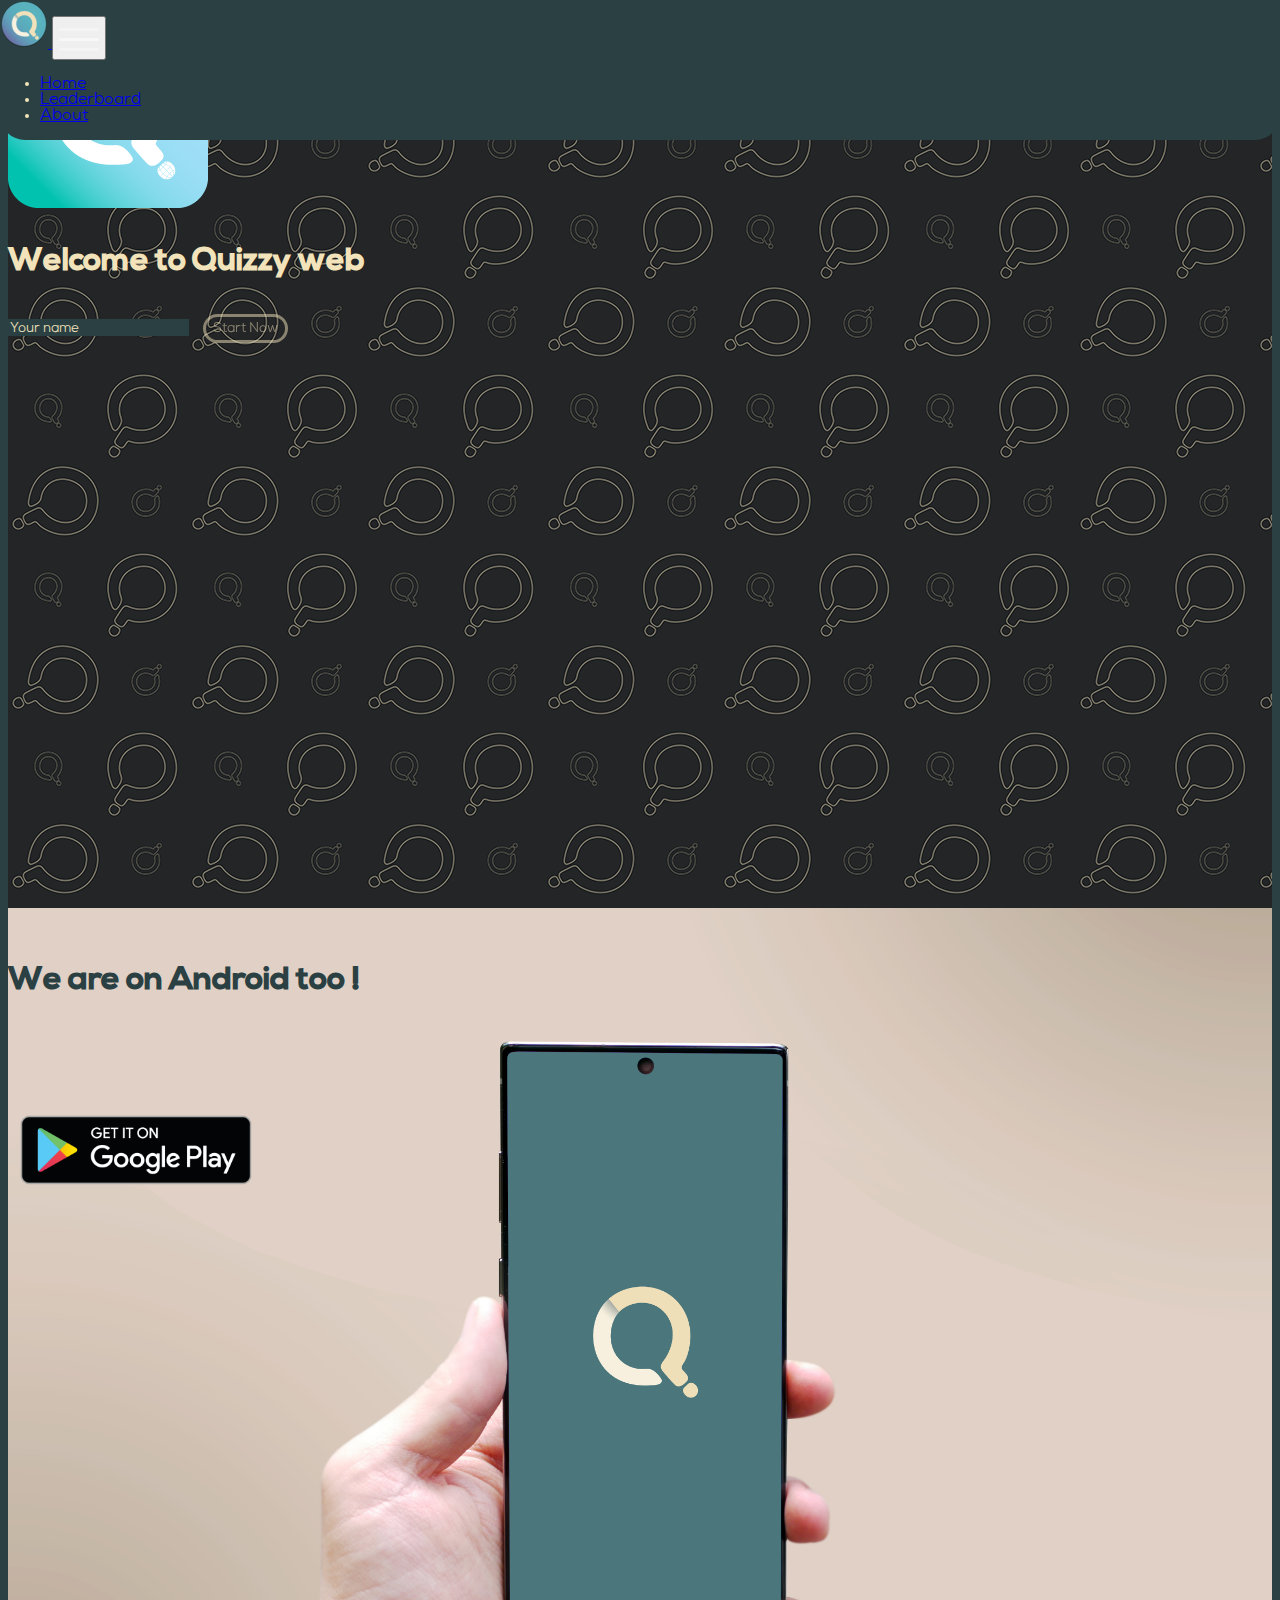
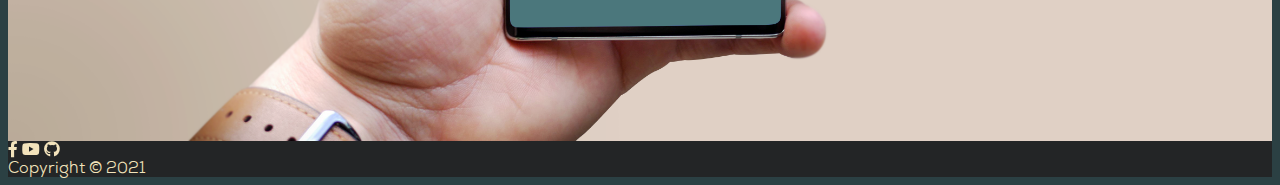
<file: index.html>
<!doctype html>
<html lang="en-us">
    <head>
    <meta charset="UTF-8">
    <meta http-equiv="X-UA-Compatible" content="IE=Edge">

    <link rel="icon" href="res/images/ic_launcher_round.png"/>
    <title>Quizzy Web</title>

    <meta name="viewport" content="width=device-width, initial-scale=1, shrink-to-fit=no">
    <link rel="stylesheet" href="https://cdn.jsdelivr.net/npm/bootstrap@4.6.0/dist/css/bootstrap.min.css" integrity="sha384-B0vP5xmATw1+K9KRQjQERJvTumQW0nPEzvF6L/Z6nronJ3oUOFUFpCjEUQouq2+l" crossorigin="anonymous">
    <link rel="stylesheet" href="res/fontawesome/css/all.css">
    <link rel="stylesheet" href="css/style.css">
    <link rel="stylesheet" href="css/index.css">
    </head>

    <body>
        <nav class="navbar navbar-expand-lg navbar-dark">
            <a class="navbar-brand" href="#">
                <img src="res/images/ic_launcher_round.png">
            </a>

            <button class="navbar-toggler" type="button" data-toggle="collapse" data-target="#navbarNav" aria-controls="navbarNav" aria-expanded="false" aria-label="Toggle navigation">
              <div id="nav-icon3">
                <span></span>
                <span></span>
                <span></span>
                <span></span>
              </div>
            </button>

            <div class="collapse navbar-collapse justify-content-end" id="navbarNav">
              <ul class="navbar-nav">
                <li class="nav-item active">
                  <a class="nav-link" href="#">Home <span class="sr-only">(current)</span></a>
                </li>
                <li class="nav-item">
                  <a class="nav-link" href="leaderboard.html">Leaderboard</a>
                </li>
                <li class="nav-item">
                  <a class="nav-link" href="about.html">About</a>
                </li>
              </ul>
            </div>
          </nav>

        <div class="jumbotron-fluid d-flex flex-column align-items-center justify-content-center" id="landing_jumbo">
            <img src="res/images/quizzy_web_logo.png">
            <!--<h1 class="">Quizzy Web is coming</h1>-->
            <div>          
                <h1 class="text-center">Welcome to Quizzy web</h1>
            </div>

            <div class="d-flex flex-column align-items-center justify-content-center">          
              <input type="text" class="form-control" placeholder="Your name" id="username">
              <button type="button" class="button_1 disabled"  id="btn-start">Start Now</button>
            </div>
        </div>

        <div class="container-fluid d-flex flex-column align-items-center  justify-content-between" id="mobile_ad">
          <h1 class = "text-center">We are on Android too !</h1>

          <a href="https://studenthcmusedu-my.sharepoint.com/:u:/g/personal/1959024_student_hcmus_edu_vn/EeSN2s93oBhDpIQkTM4csoYBC3P8pHR0zHc1Tgn9DPDppA?e=snLmMQ" target="_blank"><img src="res/images/google_play.png"></a>
        </div>

        <footer class="text-center text-white">
          <div class="container-fluid">
            <!-- Section: Social media -->
            <section class="mb-4">
              <!-- Facebook -->
              <a class="btn btn-outline-light btn-floating m-1" href="https://www.facebook.com/HCMUSITEC2015/" target="_blank" role="button"
                ><i class="fab fa-facebook-f"></i
              ></a>
        
              <!-- Youtube -->
              <a class="btn btn-outline-light btn-floating m-1" href="https://youtu.be/Kx1Qv79prYs" target="_blank" role="button"
                ><i class="fab fa-youtube"></i
              ></a>
        
              <!-- Github -->
              <a class="btn btn-outline-light btn-floating m-1" href="https://github.com/nguyencaonhan271201/quizzy-web" target="_blank" role="button"
                ><i class="fab fa-github"></i
              ></a>
            </section>
            <!-- Section: Social media -->
          </div>

          <div class="text-center">
            <a>Copyright © 2021</a>
          </div>
          
        </footer>

        <script src="https://code.jquery.com/jquery-3.5.1.slim.min.js" integrity="sha384-DfXdz2htPH0lsSSs5nCTpuj/zy4C+OGpamoFVy38MVBnE+IbbVYUew+OrCXaRkfj" crossorigin="anonymous"></script>
        <script src="https://cdn.jsdelivr.net/npm/bootstrap@4.6.0/dist/js/bootstrap.bundle.min.js" integrity="sha384-Piv4xVNRyMGpqkS2by6br4gNJ7DXjqk09RmUpJ8jgGtD7zP9yug3goQfGII0yAns" crossorigin="anonymous"></script>
        <script type="text/javascript" src="js/index.js"></script>    
        <script type="text/javascript" src="js/main.js"></script>    
    </body>
</html>
</file>
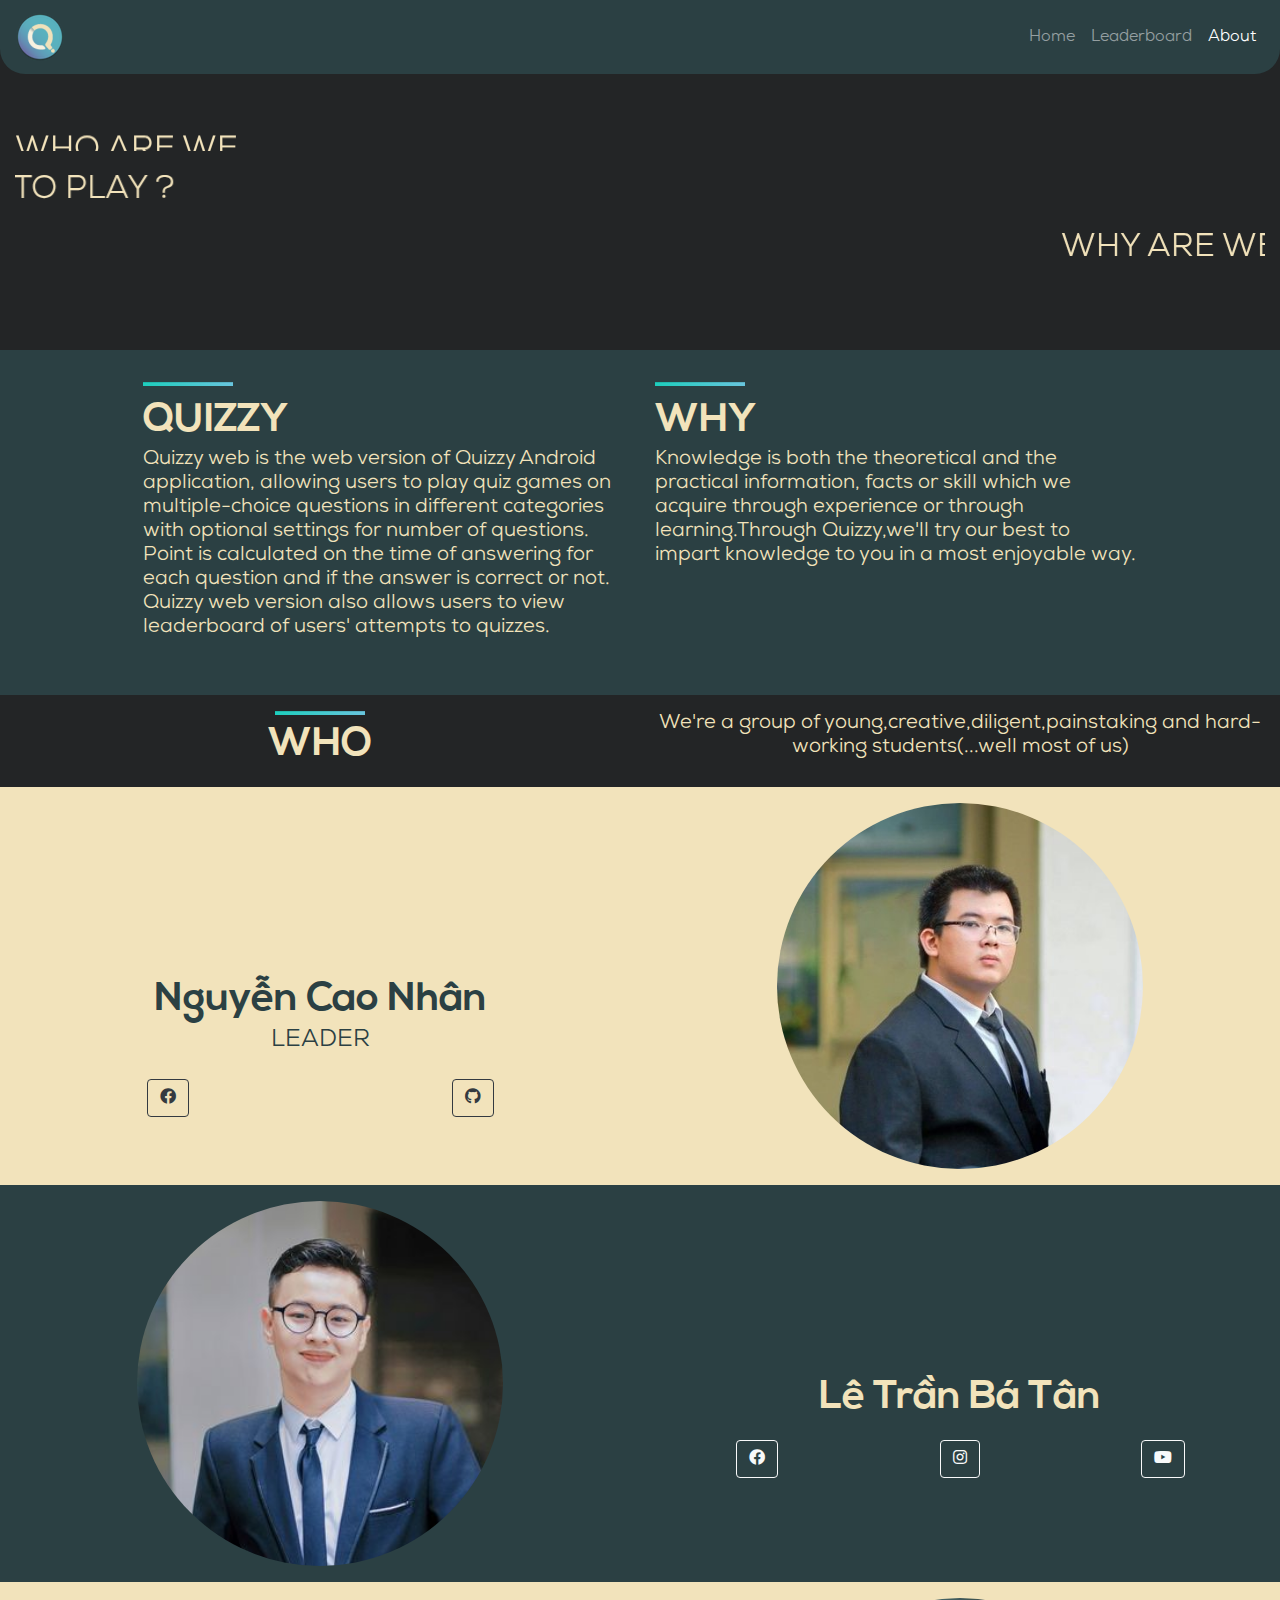
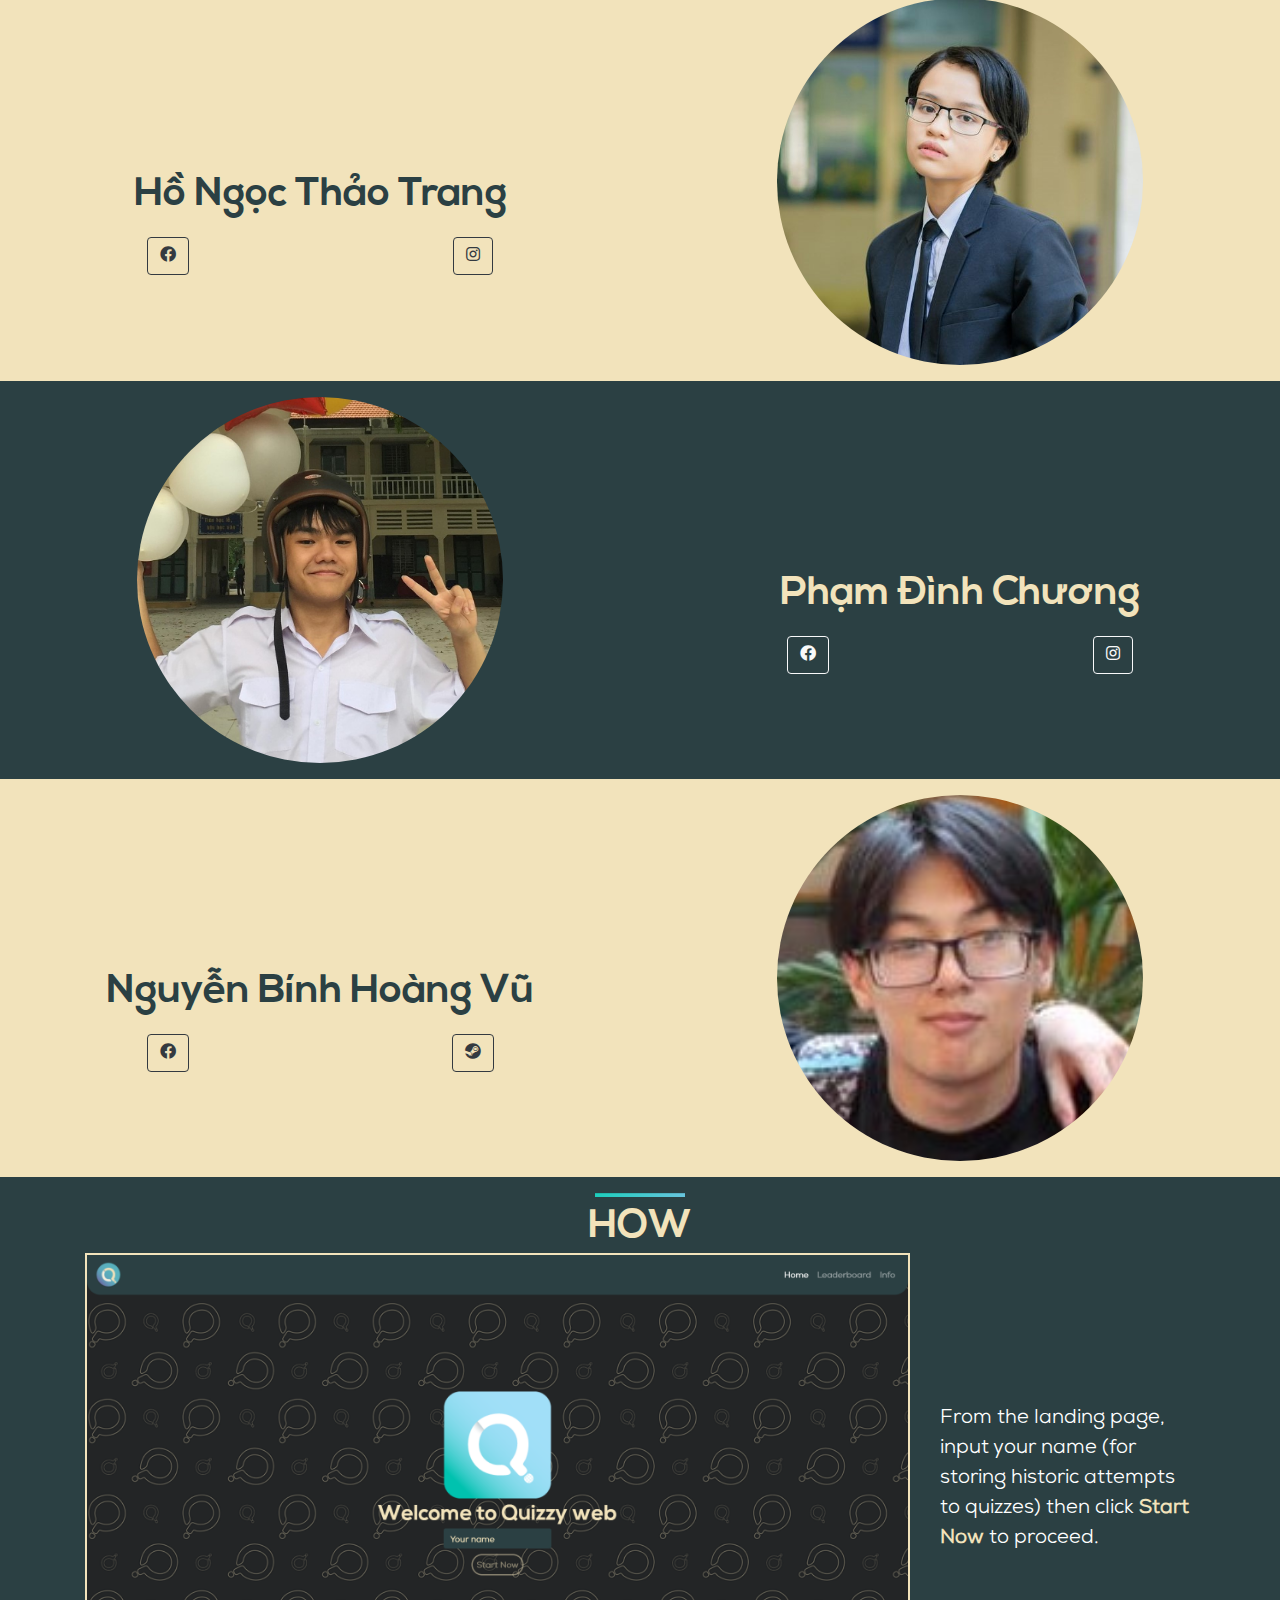
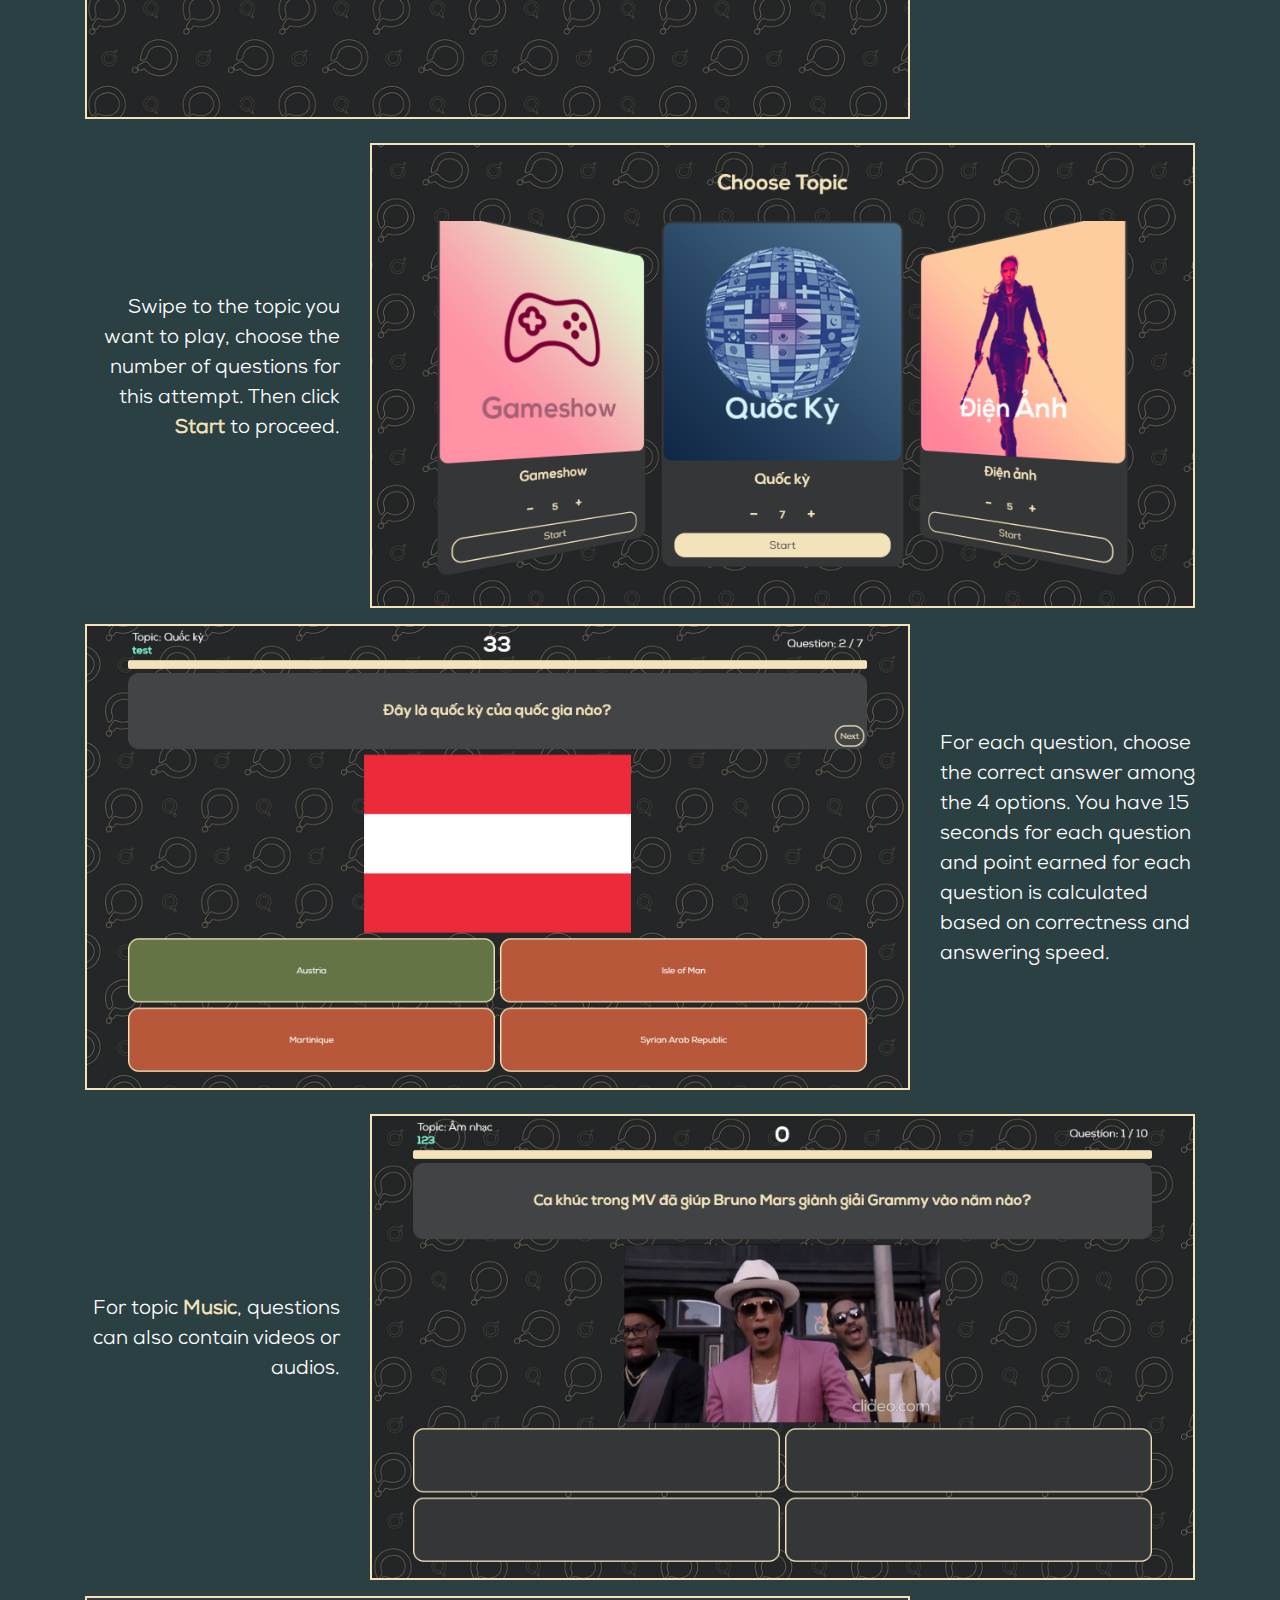
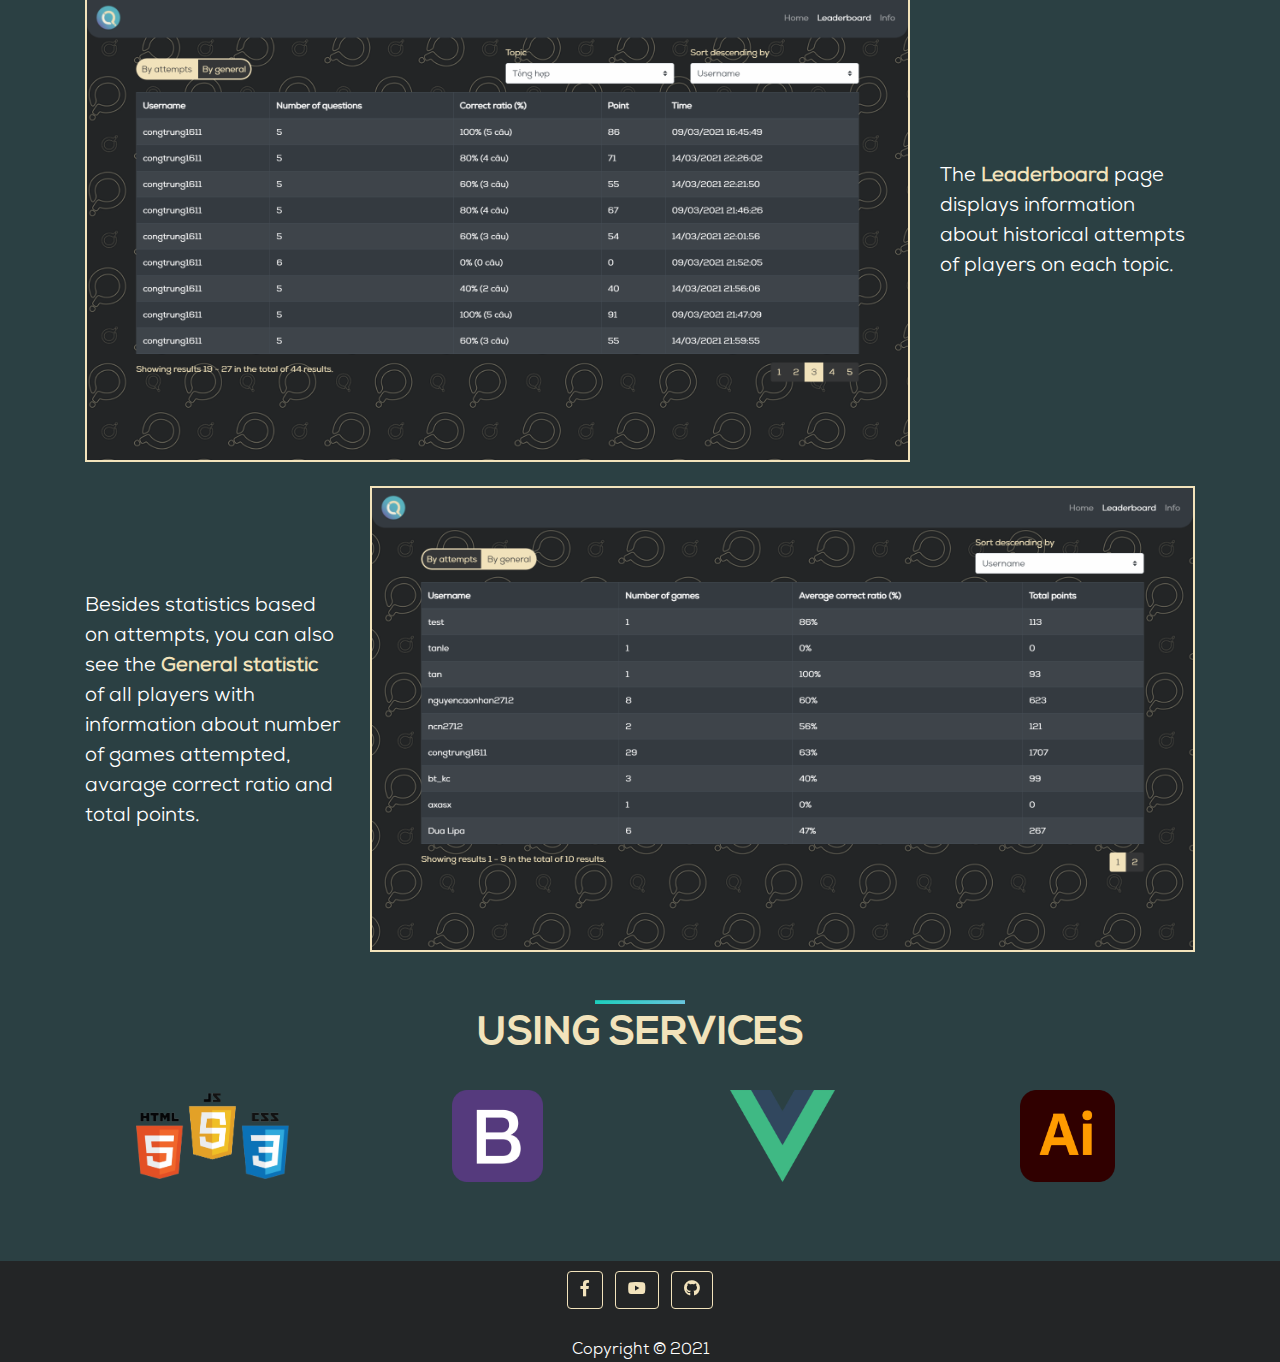
<file: about.html>
<!doctype html>
<html lang="en">
  <head></head>
    <!-- Required meta tags -->
    <meta charset="utf-8">
    <meta name="viewport" content="width=device-width, initial-scale=1, shrink-to-fit=no">

    <link rel="icon" href="res/images/ic_launcher_round.png"/>
    <title>Quizzy Web - About</title>

    <!-- Bootstrap CSS -->
    <link rel="stylesheet" href="https://stackpath.bootstrapcdn.com/bootstrap/4.3.1/css/bootstrap.min.css" integrity="sha384-ggOyR0iXCbMQv3Xipma34MD+dH/1fQ784/j6cY/iJTQUOhcWr7x9JvoRxT2MZw1T" crossorigin="anonymous">
    <link rel="stylesheet" href="https://stackpath.bootstrapcdn.com/font-awesome/4.7.0/css/font-awesome.min.css" integrity="sha384-wvfXpqpZZVQGK6TAh5PVlGOfQNHSoD2xbE+QkPxCAFlNEevoEH3Sl0sibVcOQVnN" crossorigin="anonymous">
    <link rel="stylesheet" href="res/fontawesome/css/all.css">
    <link rel="stylesheet" href="css/style.css">
    <link rel="stylesheet" href="css/index.css">
    <link rel="stylesheet" href="css/about.css">
    <link href="https://fonts.googleapis.com/css2?family=Bebas+Neue&family=Nunito:wght@300&display=swap" rel="stylesheet">
  </head>
  <body>
    <nav class="navbar navbar-expand-lg navbar-dark">
        <a class="navbar-brand" href="index.html">
            <img src="res/images/ic_launcher_round.png">
        </a>

        <button class="navbar-toggler" type="button" data-toggle="collapse" data-target="#navbarNav" aria-controls="navbarNav" aria-expanded="false" aria-label="Toggle navigation">
          <div id="nav-icon3">
            <span></span>
            <span></span>
            <span></span>
            <span></span>
          </div>
        </button>

        <div class="collapse navbar-collapse justify-content-end" id="navbarNav">
          <ul class="navbar-nav">
            <li class="nav-item">
              <a class="nav-link" href="index.html">Home</a>
            </li>
            <li class="nav-item">
              <a class="nav-link" href="leaderboard.html">Leaderboard</a>
            </li>
            <li class="nav-item active">
              <a class="nav-link" href="#">About <span class="sr-only">(current)</span></a>
            </li>
          </ul>
        </div>
    </nav>

    <div class=" banner jumbotron-fluid jumbotron">
      <div class="container-fluid">
        <h2><marquee behavior="scroll" direction="up" scrollamount="2">WHO ARE WE</marquee></h2>
        <h2><marquee behavior="scroll" direction="right" scrollamount="14">HOW TO PLAY ?</marquee></h2>
        <h2><marquee behavior="scroll" direction="left" scrollamount="20">WHY ARE WE DOING THIS ?</marquee></h2>
     </div>
    </div>
    <div class="why mt-3 mb-5">
      <div class="container">
       <div class="row mt-3 mb-3">
        <div class="col-md-6" tyle="color:#1ccebc;">
          <div class="headline mb-2">
            <hr>
            <h1>QUIZZY</h1>
          </div>
            <h5>Quizzy web is the web version of Quizzy Android application, allowing users to play quiz games on multiple-choice questions in different categories with optional settings for number of questions.
            Point is calculated on the time of answering for each question and if the answer is correct or not.
            Quizzy web version also allows users to view leaderboard of users' attempts to quizzes.</h5>
        </div>
        <div class="col-md-6">
          <div class="headline mb-2">
            <hr>
            <h1>WHY</h1>
          </div>
          <h5>Knowledge is both the theoretical and the practical information, facts or skill which we acquire through experience or through learning.Through Quizzy,we'll try our best to impart knowledge to you in a most enjoyable way.</h5>
        </div>
       </div>
     </div>
    </div>
    <div class="who mt-3 mb-3">
      <div class="container-fluid">
        <div class="row text-center" style="background:#232526; color:#F2E3BB;">
          <div class="col-md-6 mt-3 mb-3">
            <hr style="margin:auto">
            <h1>WHO</h1>
          </div>
          <div class="col-md-6 mt-3 mb-3">
            <h5>We're a group of young,creative,diligent,painstaking and hard-working students(...well most of us)</h5>
          </div>
        </div>
      <div class="who1 row">
          <div class="col-md-6">
            <h1 class="name" >Nguyễn Cao Nhân</h1>
            <h4>LEADER</h4>
            <div class="row m-auto">
              <div class="col-6 mt-3 mb-3">
                <a class="btn btn-outline-dark btn-floating mb-5" href="https://www.facebook.com/nguyencaonhan2712" target="_blank" role="button"
                 ><i class="fab fa-facebook" aria-hidden="true"></i></a>
              </div>
              <div class="col-6 mt-3 mb-3">
                <a class="btn btn-outline-dark btn-floating mb-5" href="https://github.com/nguyencaonhan271201" target="_blank" role="button"
                 ><i class="fab fa-github" aria-hidden="true"></i></a>
              </div>
            </div>
          </div>
          <div class="col-md-6 mt-3 mb-3">
            <img class="rounded-circle img-fluid" src="res/images/caonhan.jpg">
          </div>
      </div>
        <div class="who2 row  ">
          <div class="col-md-6 mt-3 mb-3">
            <img src="res/images/batan.jpg" class="rounded-circle img-fluid">
          </div>
          <div class="col-md-6">
            <h1 class="name">Lê Trần Bá Tân</h1>
            <div class="row m-auto">
              <div class="col-4 mt-3 mb-3">
                <a class="btn btn-outline-light btn-floating mb-5" href="https://www.facebook.com/taniuhangrong" target="_blank" role="button"
                 ><i class="fab fa-facebook" aria-hidden="true"></i></a>
              </div>
              <div class="col-4 mt-3 mb-3">
                <a class="btn btn-outline-light btn-floating mb-5" href="https://www.instagram.com/bt_kc/" target="_blank" role="button"
                 ><i class="fab fa-instagram" aria-hidden="true"></i></a>
              </div>
              <div class="col-4 mt-3 mb-3">
                <a class="btn btn-outline-light btn-floating mb-5" href="https://youtu.be/61amWGUL3vs?t=2" target="_blank" role="button"
                 ><i class="fab fa-youtube" aria-hidden="true"></i></a>
              </div>
            </div>
          </div>
        </div>
        <div class="who1 row">
          <div class="col-md-6">
            <h1 class="name">Hồ Ngọc Thảo Trang</h1>
            <div class="row m-auto">
              <div class="col-6 mt-3 mb-3">
                <a class="btn btn-outline-dark btn-floating mb-5" href="https://www.facebook.com/hng.ttrang" target="_blank" role="button"
                 ><i class="fab fa-facebook" aria-hidden="true"></i></a>
              </div>
              <div class="col-6 mt-3 mb-3">
                <a class="btn btn-outline-dark btn-floating mb-5" href="https://youtu.be/nhu3YzIj014?t=3" target="_blank" role="button"
                 ><i class="fab fa-instagram" aria-hidden="true"></i></a>
              </div>
            </div>
          </div>
          <div class="col-md-6 mt-3 mb-3">
            <img src="res/images/hotrang.jpg" class="rounded-circle img-fluid">
          </div>
        </div>
        <div class="who2 row">
          <div class="col-md-6 mt-3 mb-3">
            <img src="res/images/chuong.jpg" class="rounded-circle img-fluid">
          </div>
          <div class="col-md-6">
            <h1 class="name">Phạm Đình Chương</h1>
            <div class="row m-auto">
              <div class="col-6 mt-3 mb-3">
                <a class="btn btn-outline-light btn-floating mb-5" href="https://www.facebook.com/rapxiectrunguong" target="_blank" role="button"
                 ><i class="fab fa-facebook" aria-hidden="true"></i></a>
              </div>
              <div class="col-6 mt-3 mb-3">
                <a class="btn btn-outline-light btn-floating mb-5" href="https://youtu.be/9mkvGCy-6ac" target="_blank" role="button"
                 ><i class="fab fa-instagram" aria-hidden="true"></i></a>
              </div>
            </div>
          </div>
        </div>
        <div class="who1 row ">
          <div class="col-md-6">
            <h1 class="name">Nguyễn Bính Hoàng Vũ</h1>
            <div class="row m-auto">
              <div class="col-6 mt-3 mb-3">
                <a class="btn btn-outline-dark btn-floating mb-5" href="https://www.facebook.com/hoangvunguyenbinh" target="_blank" role="button"
                 ><i class="fab fa-facebook" aria-hidden="true"></i></a>
              </div>
              <div class="col-6 mt-3 mb-3">
                <a class="btn btn-outline-dark btn-floating mb-5" href="https://steamcommunity.com/profiles/76561198122338022/" target="_blank" role="button"
                 ><i class="fab fa-steam" aria-hidden="true"></i></a>
              </div>
            </div>
          </div>
          <div class="col-md-6 mt-3 mb-3">
            <img src="res/images/vubinh.jpg" class="rounded-circle img-fluid" alt="">
          </div>
        </div>
      </div>
    </div>
    <div class="how mt-3 mb-5">
      <div class="container">
        <div class="headline text-center">
          <hr style="margin:auto">
          <h1>HOW</h1>
        </div>
        <div class="instruct row mb-3">
            <div class="col-lg-9 col-md-9 col-sm-12 d-flex align-items-center">
                <img class="logo" src="res/images/instruct1.png">
            </div>
            <div class="info col-lg-3 col-md-3 col-sm-12 d-flex align-items-center">
                <div>
                    <p>From the landing page, input your name (for storing historic attempts to quizzes) then 
                       click <b class="colored-text">Start Now</b> to proceed.</p>
                </div>
            </div>
        </div>
        <div class="instruct row mb-3 mt-4">
            <div class="info col-lg-3 col-md-3 col-sm-12 d-flex align-items-center">
                <div>
                    <p class="text-right">Swipe to the topic you want to play, choose the number of questions for this attempt.
                        Then click <b class="colored-text">Start</b> to proceed.</p>
                </div>
            </div>
            <div class="col-lg-9 col-md-9 col-sm-12 d-flex align-items-center">
                <img class="logo" src="res/images/instruct2.png">
            </div>
        </div>
        <div class="instruct row mb-3">
            <div class="col-lg-9 col-md-9 col-sm-12 d-flex align-items-center">
                <img class="logo" src="res/images/instruct3.png">
            </div>
            <div class="info col-lg-3 col-md-3 col-sm-12 d-flex align-items-center">
                <div>
                    <p>For each question, choose the correct answer among the 4 options. You have 15 seconds 
                        for each question and point earned for each question is calculated based on correctness and answering speed.
                </div>
            </div>
        </div>
        <div class="instruct row mb-3 mt-4">
            <div class="info col-lg-3 col-md-3 col-sm-12 d-flex align-items-center">
                <div>
                    <p class="text-right">For topic <b class="colored-text">Music</b>, questions can also
                    contain videos or audios.</p>
                </div>
            </div>
            <div class="col-lg-9 col-md-9 col-sm-12 d-flex align-items-center">
                <img class="logo" src="res/images/instruct4.png">
            </div>
        </div>
        <div class="instruct row mb-3">
            <div class="col-lg-9 col-md-9 col-sm-12 d-flex align-items-center">
                <img class="logo" src="res/images/instruct5.png">
            </div>
            <div class="info col-lg-3 col-md-3 col-sm-12 d-flex align-items-center">
                <div>
                    <p>The <b class="colored-text">Leaderboard</b> page displays information about
                    historical attempts of players on each topic.</p>
                </div>
            </div>
        </div>
        <div class="instruct row mb-3 mt-4">
            <div class="info col-lg-3 col-md-3 col-sm-12 d-flex align-items-center">
                <div>
                    <p>Besides statistics based on attempts, you can also see the <b class="colored-text">General statistic</b>
                    of all players with information about number of games attempted, avarage correct ratio and total points.</p>
                </div>
            </div>
            <div class="col-lg-9 col-md-9 col-sm-12 d-flex align-items-center">
                <img class="logo" src="res/images/instruct6.png">
            </div>
        </div>
      </div>
    </div>

    <div class="technique mt-3 mb-5">
      <div class="container">
        <div class="headline text-center">
          <hr style="margin:auto">
          <h1>USING SERVICES</h1>
        </div>

        <div class="row">
          <div class="col-3 d-flex align-items-center justify-content-center ">
            <img src="res/images/html css js.png">
          </div>
          <div class="col-3 d-flex align-items-center justify-content-center ">
            <img src="res/images/bootstrap.png">
          </div>
          <div class="col-3 d-flex align-items-center justify-content-center ">
            <img src="res/images/vue.png">
          </div>
          <div class="col-3 d-flex align-items-center justify-content-center ">
            <img src="res/images/illustrator.png">
          </div>
        </div>

      </div>
    </div>

    <footer class="text-center text-white">
        <div class="container-fluid">
          <!-- Section: Social media -->
          <section class="mb-4">
            <!-- Facebook -->
            <a class="btn btn-outline-light btn-floating m-1" href="https://www.facebook.com/HCMUSITEC2015/" target="_blank" role="button"
              ><i class="fab fa-facebook-f"></i
            ></a>
      
            <!-- Youtube -->
            <a class="btn btn-outline-light btn-floating m-1" href="https://youtu.be/Kx1Qv79prYs" target="_blank" role="button"
              ><i class="fab fa-youtube"></i
            ></a>
      
            <!-- Github -->
            <a class="btn btn-outline-light btn-floating m-1" href="https://github.com/nguyencaonhan271201/quizzy-web" target="_blank" role="button"
              ><i class="fab fa-github"></i
            ></a>
          </section>
          <!-- Section: Social media -->
        </div>

        <div class="text-center">
          <a>Copyright © 2021</a>
        </div>
        
      </footer>

        <script src="https://code.jquery.com/jquery-3.4.1.slim.min.js" integrity="sha384-J6qa4849blE2+poT4WnyKhv5vZF5SrPo0iEjwBvKU7imGFAV0wwj1yYfoRSJoZ+n" crossorigin="anonymous"></script>
        <script src="https://cdn.jsdelivr.net/npm/popper.js@1.16.0/dist/umd/popper.min.js" integrity="sha384-Q6E9RHvbIyZFJoft+2mJbHaEWldlvI9IOYy5n3zV9zzTtmI3UksdQRVvoxMfooAo" crossorigin="anonymous"></script>
        <script src="https://stackpath.bootstrapcdn.com/bootstrap/4.4.1/js/bootstrap.min.js" integrity="sha384-wfSDF2E50Y2D1uUdj0O3uMBJnjuUD4Ih7YwaYd1iqfktj0Uod8GCExl3Og8ifwB6" crossorigin="anonymous"></script>
        <script type="text/javascript" src="js/main.js"></script>    
        <script type="text/javascript" src="js/about.js"></script>  
    </body>
</html>
</file>
<file: css/style.css>
html{    
  scroll-behavior: smooth;
}

body * {
    transition: all 0.5s ease;
}

body{
    background-color: #2B4043;
    color: #f2e3bb;
    animation: fadeInAnimation ease 1s;
    animation-iteration-count: 1; 
    animation-fill-mode: forwards; 
}

::-webkit-scrollbar {
    display: none;
}

@font-face {
    font-family: 'NexaBold';
    src: url('../res/font/nexa_bold.ttf');
}

@font-face {
    font-family: 'Nexa';
    src: url('../res/font/nexa_book.otf');
}

h1{
    font-family: NexaBold;
}

h2, h3, h4, h5, a, p, ::placeholder, button, label, select,table{
   font-family: Nexa;
}

@keyframes fadeInAnimation { 
    0% { 
        opacity: 0; 
    } 
    100% { 
        opacity: 1; 
     } 
} 

.navbar{
    position: fixed!important;
    top: 0;
    right: 0;
    left: 0;    
    background-color: #2B4043!important;
    border-bottom-left-radius: 25px!important;
    border-bottom-right-radius: 25px!important;
    transition: top 0.3s;
}

.navbar ul li a:hover{
    color: #f2e3bb!important;
    /* border: 2px solid #f2e3bb;
    border-radius: 15px;
    padding: 10px;
    width: fit-content; */
}

.navbar button{
    padding: 10px 5px 10px 5px;
}

.navbar button #nav-icon3{
    width: 40px;
    height: 20px;
    position: relative;
    -webkit-transform: rotate(0deg);
    -moz-transform: rotate(0deg);
    -o-transform: rotate(0deg);
    transform: rotate(0deg);
    -webkit-transition: .5s ease-in-out;
    -moz-transition: .5s ease-in-out;
    -o-transition: .5s ease-in-out;
    transition: .5s ease-in-out;
    cursor: pointer;
}

#nav-icon3 span{
    display: block;
    position: absolute;
    height: 3px;
    width: 100%;
    background: white;
    border-radius: 9px;

    opacity: 0.3;
    left: 0;
    
    -webkit-transform: rotate(0deg);
    -moz-transform: rotate(0deg);
    -o-transform: rotate(0deg);
    transform: rotate(0deg);
    -webkit-transition: .25s ease-in-out;
    -moz-transition: .25s ease-in-out;
    -o-transition: .25s ease-in-out;
    transition: .25s ease-in-out;
}

#nav-icon3 span:nth-child(1) {
    top: 0px;
  }
  
  #nav-icon3 span:nth-child(2),#nav-icon3 span:nth-child(3) {
    top: 10px;
  }
  
  #nav-icon3 span:nth-child(4) {
    top: 20px;
  }
  
  #nav-icon3.open span:nth-child(1) {
    top: 10px;
    width: 0%;
    left: 50%;
  }
  
  #nav-icon3.open span:nth-child(2) {
    -webkit-transform: rotate(45deg);
    -moz-transform: rotate(45deg);
    -o-transform: rotate(45deg);
    transform: rotate(45deg);
  }
  
  #nav-icon3.open span:nth-child(3) {
    -webkit-transform: rotate(-45deg);
    -moz-transform: rotate(-45deg);
    -o-transform: rotate(-45deg);
    transform: rotate(-45deg);
  }
  
  #nav-icon3.open span:nth-child(4) {
    top: 10px;
    width: 0%;
    left: 50%;
  }


.navbar button:hover{
    border: 2px solid !important;
}

.navbar button:hover span{
    opacity: 1!important;
    background: #f2e3bb!important;
}

#landing_jumbo, .main-div{
    height: 100vh;
    background-image: url("../res/images/landing_background.png");
    background-size: auto;
    background-repeat: repeat;
    background-position: 0 0;
    animation: landing_background_move 500s linear infinite;
}

@keyframes landing_background_move {
    from {
      background-position: 0 0;
    }
    to {
        background-position: -10000px -10000px;
    }
}
</file>
<file: css/index.css>
.form-control{
    background-color: #2B4043;
    border: none;
    color: #f2e3bb;
}

.form-control::placeholder{
    color: #f2e3bb;
}

input.form-control:focus::placeholder{
    color: #2B4043;
}

.button_1
{    
    border: 3px solid #f2e3bb;
    border-radius: 20px;
    padding: 5px 7px 5px 7px;
    background-color: transparent;
    color: #f2e3bb;
    margin: 10px;
}

.disabled{
    opacity: 0.5;
    cursor: not-allowed;
}

.shake{
    animation: shake 0.5s;
    animation-iteration-count: 1;
    border: 3px solid salmon;
}

.navbar-nav {
    font-family: 'Nexa';
}

@keyframes shake {
    0% { transform: translate(1px, 1px) rotate(0deg); }
    10% { transform: translate(-1px, -2px) rotate(-1deg); }
    20% { transform: translate(-3px, 0px) rotate(1deg); }
    30% { transform: translate(3px, 2px) rotate(0deg); }
    40% { transform: translate(1px, -1px) rotate(1deg); }
    50% { transform: translate(-1px, 2px) rotate(-1deg); }
    60% { transform: translate(-3px, 1px) rotate(0deg); }
    70% { transform: translate(3px, 1px) rotate(-1deg); }
    80% { transform: translate(-1px, -1px) rotate(1deg); }
    90% { transform: translate(1px, 2px) rotate(0deg); }
    100% { transform: translate(1px, -2px) rotate(-1deg); }
  }

#mobile_ad{    
    height: 90vh;
    background-image: url("../res/images/mockup.png");
    background-size: cover;
    background-position: center;
    background-repeat: no-repeat;
    color: #2B4043;
    padding-top: 2.5vh;
}

#mobile_ad img{
    width: 20vw;
}

footer{
    background-color: #232526;
}

footer .btn {
    margin-top: 10px!important;
    filter: brightness(0) saturate(100%) invert(97%) sepia(63%) saturate(543%) hue-rotate(317deg) brightness(101%) contrast(90%);
}

footer .btn:hover{
    filter: invert(9%) sepia(11%) saturate(358%) hue-rotate(155deg) brightness(93%) contrast(85%);
}
</file>
<file: css/about.css>
h5 {
    font-family: 'Nexa';
}
  
.banner {
    background: #232526;
    color: #F2E3BB;
}
  
.name {
    margin-top: 30%;
}
  
  
img {
    height: 60%;
    width:60%;
}

.navbar img {
    height: 100%;
    width: 100%;
}

.instruct img {
    border: #f2e3bb solid 2px;
    max-width: 100%;
    width: auto;
    height: auto;
}

.instruct p {
    font-size: 1.25rem;
    color: white;
}

.colored-text {
    color: #f2e3bb;
}
  
.who1{
    background-color: #F2E3BB;
    color: #2B4043;
    text-align: center;
}
  
.who2 {
    background-color: #2B4043;
    color: #F2E3BB;
    text-align: center;
}
  
hr {
    background:linear-gradient(45deg,#1ccebc,#6ac5de);
    height: 3px;
    width: 90px;
    margin: 0 0 5px 0;
}
  
.why{
    margin-left: 10%;
    margin-right: 10%;
}
  
.navbar {
    z-index: 10 !important;
}

.technique img{
    object-fit: contain;
}
</file>
